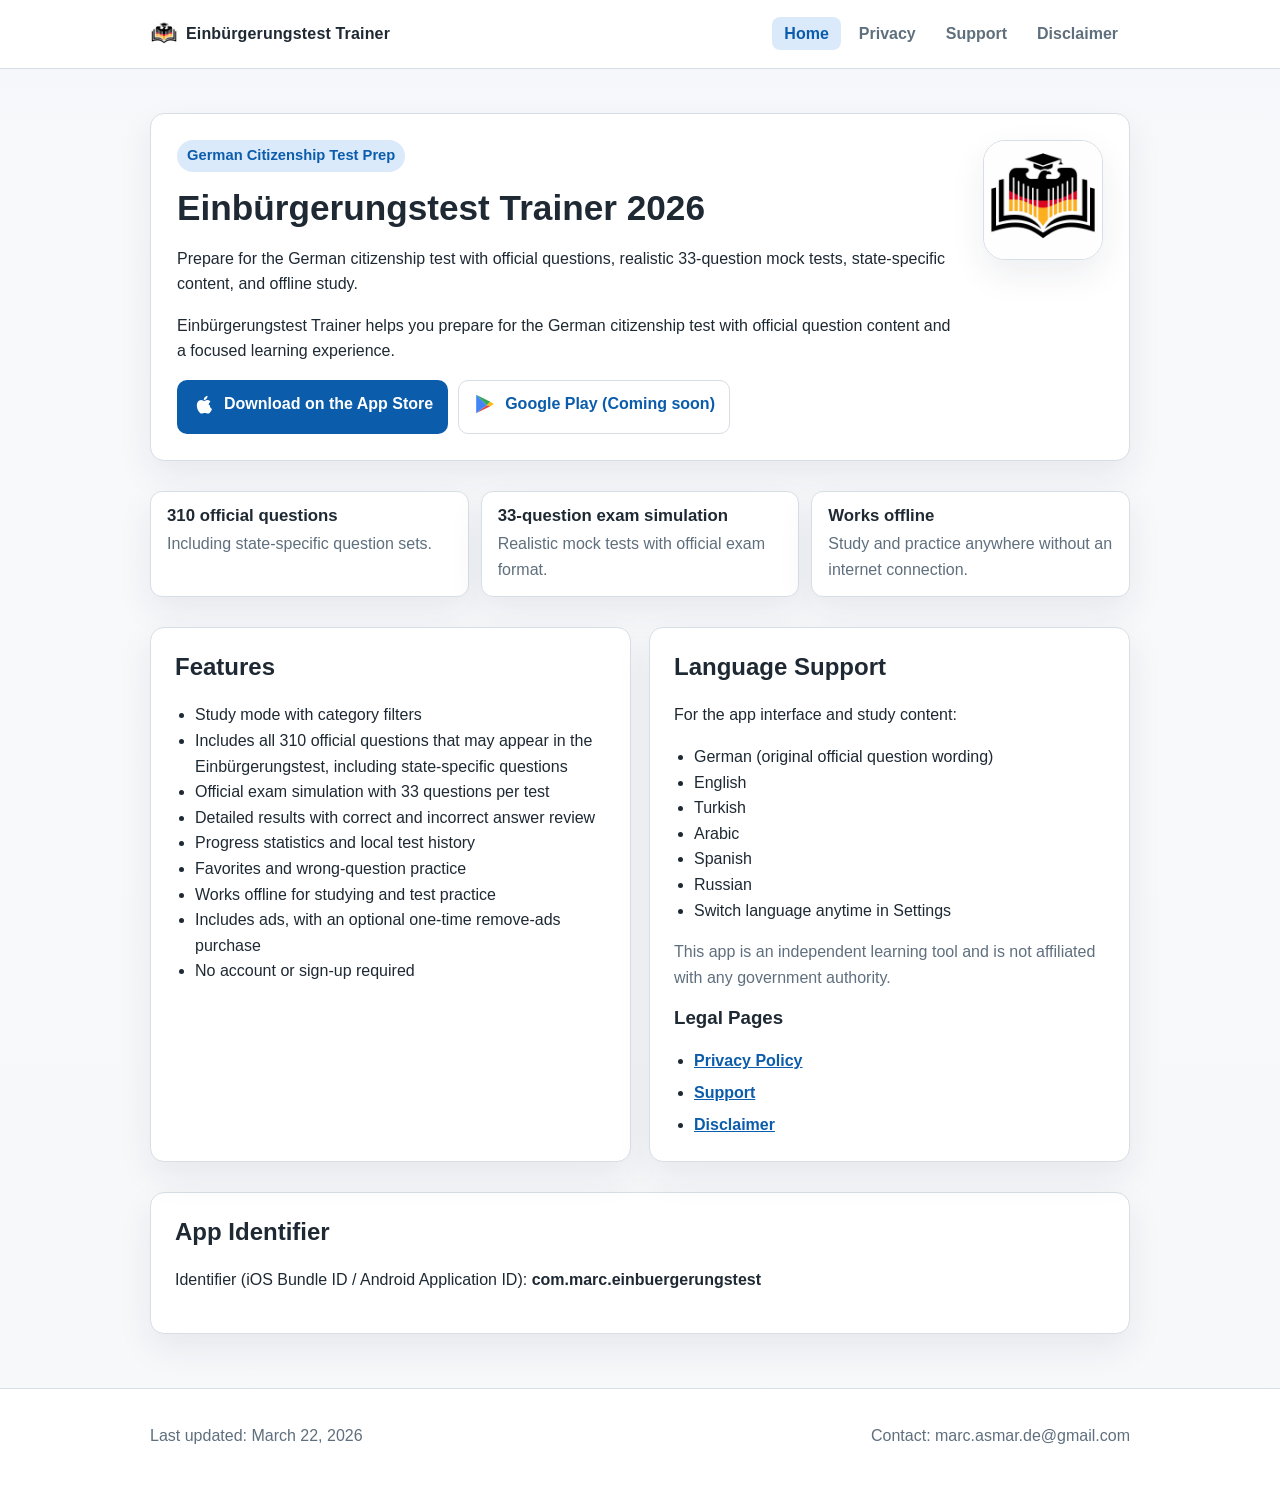
<file: index.html>
<!doctype html>
<html lang="en">
  <head>
    <meta charset="UTF-8" />
    <meta name="viewport" content="width=device-width, initial-scale=1.0" />
    <title>Einbürgerungstest Trainer 2026 | Official Practice App</title>
    <meta
      name="description"
      content="Prepare for the German citizenship test with official questions, realistic mock tests, state-specific content, and offline study."
    />
    <link rel="canonical" href="https://einbuergerungstest.marcelasmar.com/" />
    <link rel="icon" type="image/png" sizes="32x32" href="/assets/app-logo-1024.png" />
    <link rel="apple-touch-icon" href="/assets/app-logo-1024.png" />
    <link rel="stylesheet" href="/styles.css" />
  </head>
  <body>
    <header class="site-header">
      <div class="container nav-wrap">
        <a class="brand" href="/">
          <img
            src="/assets/app-logo-1024.png"
            alt="Einbürgerungstest Trainer logo"
            class="brand-logo"
            width="28"
            height="28"
          />
          <span>Einbürgerungstest Trainer</span>
        </a>
        <nav aria-label="Main navigation">
          <ul class="nav-list">
            <li><a class="active" href="/">Home</a></li>
            <li><a href="/privacy/">Privacy</a></li>
            <li><a href="/support/">Support</a></li>
            <li><a href="/disclaimer/">Disclaimer</a></li>
          </ul>
        </nav>
      </div>
    </header>

    <main class="container">
      <section class="hero">
        <div class="hero-head">
          <div class="hero-copy">
            <p class="eyebrow">German Citizenship Test Prep</p>
            <h1>Einbürgerungstest Trainer 2026</h1>
            <p>
              Prepare for the German citizenship test with official questions,
              realistic 33-question mock tests, state-specific content, and offline
              study.
            </p>
            <p>
              Einbürgerungstest Trainer helps you prepare for the German
              citizenship test with official question content and a focused learning
              experience.
            </p>
            <div class="cta-row">
              <a
                class="button button-primary"
                href="https://apps.apple.com/app/id6760626546"
                target="_blank"
                rel="noopener noreferrer"
              >
                <span class="button-content">
                  <svg
                    class="store-icon"
                    viewBox="0 0 24 24"
                    aria-hidden="true"
                    focusable="false"
                  >
                    <path
                      fill="currentColor"
                      d="M16.7 12.9c0-2 1.7-3 1.8-3.1-1-1.5-2.6-1.7-3.1-1.7-1.3-.1-2.5.8-3.2.8-.7 0-1.8-.8-2.9-.8-1.5 0-2.9.9-3.7 2.2-1.6 2.8-.4 6.9 1.2 9.1.8 1.1 1.7 2.3 2.9 2.2 1.2 0 1.6-.7 3.1-.7s1.9.7 3.1.7c1.3 0 2.1-1.1 2.9-2.2.9-1.3 1.3-2.6 1.3-2.6-.1 0-2.4-.9-2.4-3.9z"
                    />
                    <path
                      fill="currentColor"
                      d="M14.6 6.8c.6-.8 1-1.9.9-3-.9.1-2 .6-2.7 1.4-.6.7-1.1 1.8-1 2.9 1 .1 2-.5 2.8-1.3z"
                    />
                  </svg>
                  <span>Download on the App Store</span>
                </span>
              </a>
              <a
                class="button button-secondary"
                href="https://play.google.com/store/apps/details?id=com.marc.einbuergerungstest"
                target="_blank"
                rel="noopener noreferrer"
              >
                <span class="button-content">
                  <svg
                    class="store-icon"
                    viewBox="0 0 24 24"
                    aria-hidden="true"
                    focusable="false"
                  >
                    <path fill="#34A853" d="M3.2 2.7L13.8 13.3 17.3 9.8z" />
                    <path fill="#FBBC05" d="M17.3 9.8 20.8 12 17.3 14.2 13.8 13.3z" />
                    <path fill="#EA4335" d="M3.2 21.3 13.8 13.3 17.3 14.2z" />
                    <path fill="#4285F4" d="M3.2 2.7 13.8 13.3 3.2 21.3z" />
                  </svg>
                  <span>Google Play (Coming soon)</span>
                </span>
              </a>
            </div>
          </div>
          <img
            src="/assets/app-logo-1024.png"
            alt="Einbürgerungstest Trainer app icon"
            class="hero-logo"
            width="120"
            height="120"
          />
        </div>
      </section>

      <section class="trust-strip" aria-label="Key benefits">
        <article class="trust-item">
          <h2>310 official questions</h2>
          <p>Including state-specific question sets.</p>
        </article>
        <article class="trust-item">
          <h2>33-question exam simulation</h2>
          <p>Realistic mock tests with official exam format.</p>
        </article>
        <article class="trust-item">
          <h2>Works offline</h2>
          <p>Study and practice anywhere without an internet connection.</p>
        </article>
      </section>

      <section class="landing-grid" aria-label="App details">
        <article class="content-panel">
          <h2>Features</h2>
          <ul class="list">
            <li>Study mode with category filters</li>
            <li>
              Includes all 310 official questions that may appear in the
              Einbürgerungstest, including state-specific questions
            </li>
            <li>Official exam simulation with 33 questions per test</li>
            <li>
              Detailed results with correct and incorrect answer review
            </li>
            <li>Progress statistics and local test history</li>
            <li>Favorites and wrong-question practice</li>
            <li>Works offline for studying and test practice</li>
            <li>
              Includes ads, with an optional one-time remove-ads purchase
            </li>
            <li>No account or sign-up required</li>
          </ul>
        </article>

        <article class="content-panel">
          <h2>Language Support</h2>
          <p>For the app interface and study content:</p>
          <ul class="list">
            <li>German (original official question wording)</li>
            <li>English</li>
            <li>Turkish</li>
            <li>Arabic</li>
            <li>Spanish</li>
            <li>Russian</li>
            <li>Switch language anytime in Settings</li>
          </ul>
          <p class="muted legal-note">
            This app is an independent learning tool and is not affiliated with
            any government authority.
          </p>
          <h3>Legal Pages</h3>
          <ul class="doc-list" aria-label="Einbürgerungstest Trainer 2026 legal pages">
            <li><a href="/privacy/">Privacy Policy</a></li>
            <li><a href="/support/">Support</a></li>
            <li><a href="/disclaimer/">Disclaimer</a></li>
          </ul>
        </article>
      </section>

      <section class="content-panel" aria-label="App identifiers">
        <h2>App Identifier</h2>
        <p>
          Identifier (iOS Bundle ID / Android Application ID):
          <strong>com.marc.einbuergerungstest</strong>
        </p>
      </section>
    </main>

    <footer class="site-footer">
      <div class="container footer-wrap">
        <p>Last updated: March 22, 2026</p>
        <p>Contact: marc.asmar.de@gmail.com</p>
      </div>
    </footer>

    <a
      class="mobile-sticky-cta"
      id="mobileStickyCta"
      href="https://apps.apple.com/app/id6760626546"
      target="_blank"
      rel="noopener noreferrer"
    >
      <span class="button-content">
        <svg
          class="store-icon sticky-icon-apple"
          viewBox="0 0 24 24"
          aria-hidden="true"
          focusable="false"
        >
          <path
            fill="currentColor"
            d="M16.7 12.9c0-2 1.7-3 1.8-3.1-1-1.5-2.6-1.7-3.1-1.7-1.3-.1-2.5.8-3.2.8-.7 0-1.8-.8-2.9-.8-1.5 0-2.9.9-3.7 2.2-1.6 2.8-.4 6.9 1.2 9.1.8 1.1 1.7 2.3 2.9 2.2 1.2 0 1.6-.7 3.1-.7s1.9.7 3.1.7c1.3 0 2.1-1.1 2.9-2.2.9-1.3 1.3-2.6 1.3-2.6-.1 0-2.4-.9-2.4-3.9z"
          />
          <path
            fill="currentColor"
            d="M14.6 6.8c.6-.8 1-1.9.9-3-.9.1-2 .6-2.7 1.4-.6.7-1.1 1.8-1 2.9 1 .1 2-.5 2.8-1.3z"
          />
        </svg>
        <svg
          class="store-icon sticky-icon-play icon-hidden"
          viewBox="0 0 24 24"
          aria-hidden="true"
          focusable="false"
        >
          <path fill="#34A853" d="M3.2 2.7L13.8 13.3 17.3 9.8z" />
          <path fill="#FBBC05" d="M17.3 9.8 20.8 12 17.3 14.2 13.8 13.3z" />
          <path fill="#EA4335" d="M3.2 21.3 13.8 13.3 17.3 14.2z" />
          <path fill="#4285F4" d="M3.2 2.7 13.8 13.3 3.2 21.3z" />
        </svg>
        <span id="mobileStickyLabel">Download on the App Store</span>
      </span>
    </a>

    <script>
      (function () {
        var cta = document.getElementById("mobileStickyCta");
        if (!cta) return;

        var label = document.getElementById("mobileStickyLabel");
        var appleIcon = cta.querySelector(".sticky-icon-apple");
        var playIcon = cta.querySelector(".sticky-icon-play");
        var ua = navigator.userAgent || navigator.vendor || "";
        var isAndroid = /android/i.test(ua);
        var isIOS =
          /iPad|iPhone|iPod/.test(ua) ||
          (navigator.platform === "MacIntel" && navigator.maxTouchPoints > 1);

        if (isAndroid) {
          cta.href =
            "https://play.google.com/store/apps/details?id=com.marc.einbuergerungstest";
          label.textContent = "Get it on Google Play";
          appleIcon.classList.add("icon-hidden");
          playIcon.classList.remove("icon-hidden");
          return;
        }

        if (isIOS) {
          cta.href = "https://apps.apple.com/app/id6760626546";
          label.textContent = "Download on the App Store";
          playIcon.classList.add("icon-hidden");
          appleIcon.classList.remove("icon-hidden");
          return;
        }

        cta.classList.add("cta-hidden");
      })();
    </script>
  </body>
</html>
</file>
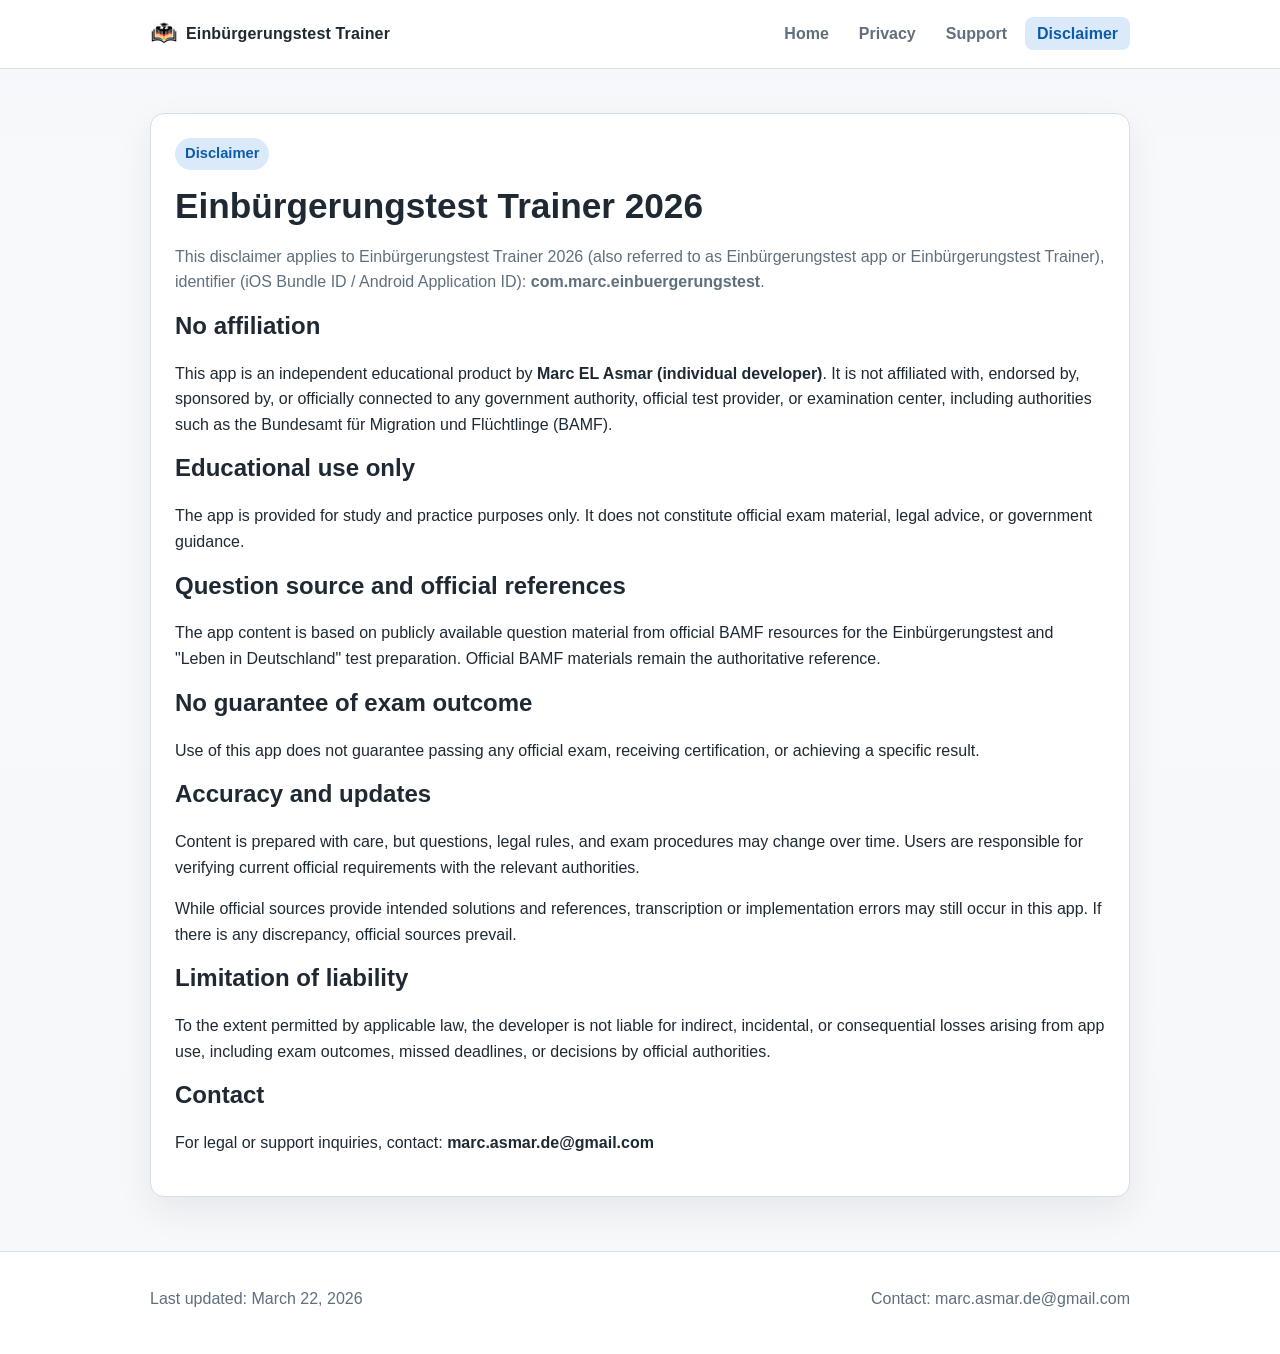
<file: disclaimer/index.html>
<!doctype html>
<html lang="en">
  <head>
    <meta charset="UTF-8" />
    <meta name="viewport" content="width=device-width, initial-scale=1.0" />
    <title>Einbürgerungstest Trainer 2026 Disclaimer</title>
    <meta
      name="description"
      content="Disclaimer and terms for Einbürgerungstest Trainer 2026."
    />
    <link rel="canonical" href="https://einbuergerungstest.marcelasmar.com/disclaimer/" />
    <link rel="icon" type="image/png" sizes="32x32" href="/assets/app-logo-1024.png" />
    <link rel="apple-touch-icon" href="/assets/app-logo-1024.png" />
    <link rel="stylesheet" href="/styles.css" />
  </head>
  <body>
    <header class="site-header">
      <div class="container nav-wrap">
        <a class="brand" href="/">
          <img
            src="/assets/app-logo-1024.png"
            alt="Einbürgerungstest Trainer logo"
            class="brand-logo"
            width="28"
            height="28"
          />
          <span>Einbürgerungstest Trainer</span>
        </a>
        <nav aria-label="Main navigation">
          <ul class="nav-list">
            <li><a href="/">Home</a></li>
            <li><a href="/privacy/">Privacy</a></li>
            <li><a href="/support/">Support</a></li>
            <li><a class="active" href="/disclaimer/">Disclaimer</a></li>
          </ul>
        </nav>
      </div>
    </header>

    <main class="container">
      <section class="content-panel">
        <p class="eyebrow">Disclaimer</p>
        <h1>Einbürgerungstest Trainer 2026</h1>
        <p class="muted">
          This disclaimer applies to Einbürgerungstest Trainer 2026 (also
          referred to as Einbürgerungstest app or Einbürgerungstest Trainer),
          identifier (iOS Bundle ID / Android Application ID):
          <strong>com.marc.einbuergerungstest</strong>.
        </p>

        <h2>No affiliation</h2>
        <p>
          This app is an independent educational product by
          <strong>Marc EL Asmar (individual developer)</strong>. It is not
          affiliated with, endorsed by, sponsored by, or officially connected
          to any government authority, official test provider, or examination
          center, including authorities such as the Bundesamt für Migration und
          Flüchtlinge (BAMF).
        </p>

        <h2>Educational use only</h2>
        <p>
          The app is provided for study and practice purposes only. It does not
          constitute official exam material, legal advice, or government
          guidance.
        </p>

        <h2>Question source and official references</h2>
        <p>
          The app content is based on publicly available question material from
          official BAMF resources for the Einbürgerungstest and "Leben in
          Deutschland" test preparation. Official BAMF materials remain the
          authoritative reference.
        </p>

        <h2>No guarantee of exam outcome</h2>
        <p>
          Use of this app does not guarantee passing any official exam,
          receiving certification, or achieving a specific result.
        </p>

        <h2>Accuracy and updates</h2>
        <p>
          Content is prepared with care, but questions, legal rules, and exam
          procedures may change over time. Users are responsible for verifying
          current official requirements with the relevant authorities.
        </p>
        <p>
          While official sources provide intended solutions and references,
          transcription or implementation errors may still occur in this app. If
          there is any discrepancy, official sources prevail.
        </p>

        <h2>Limitation of liability</h2>
        <p>
          To the extent permitted by applicable law, the developer is not
          liable for indirect, incidental, or consequential losses arising from
          app use, including exam outcomes, missed deadlines, or decisions by
          official authorities.
        </p>

        <h2>Contact</h2>
        <p>
          For legal or support inquiries, contact:
          <strong>marc.asmar.de@gmail.com</strong>
        </p>
      </section>
    </main>

    <footer class="site-footer">
      <div class="container footer-wrap">
        <p>Last updated: March 22, 2026</p>
        <p>Contact: marc.asmar.de@gmail.com</p>
      </div>
    </footer>
  </body>
</html>
</file>
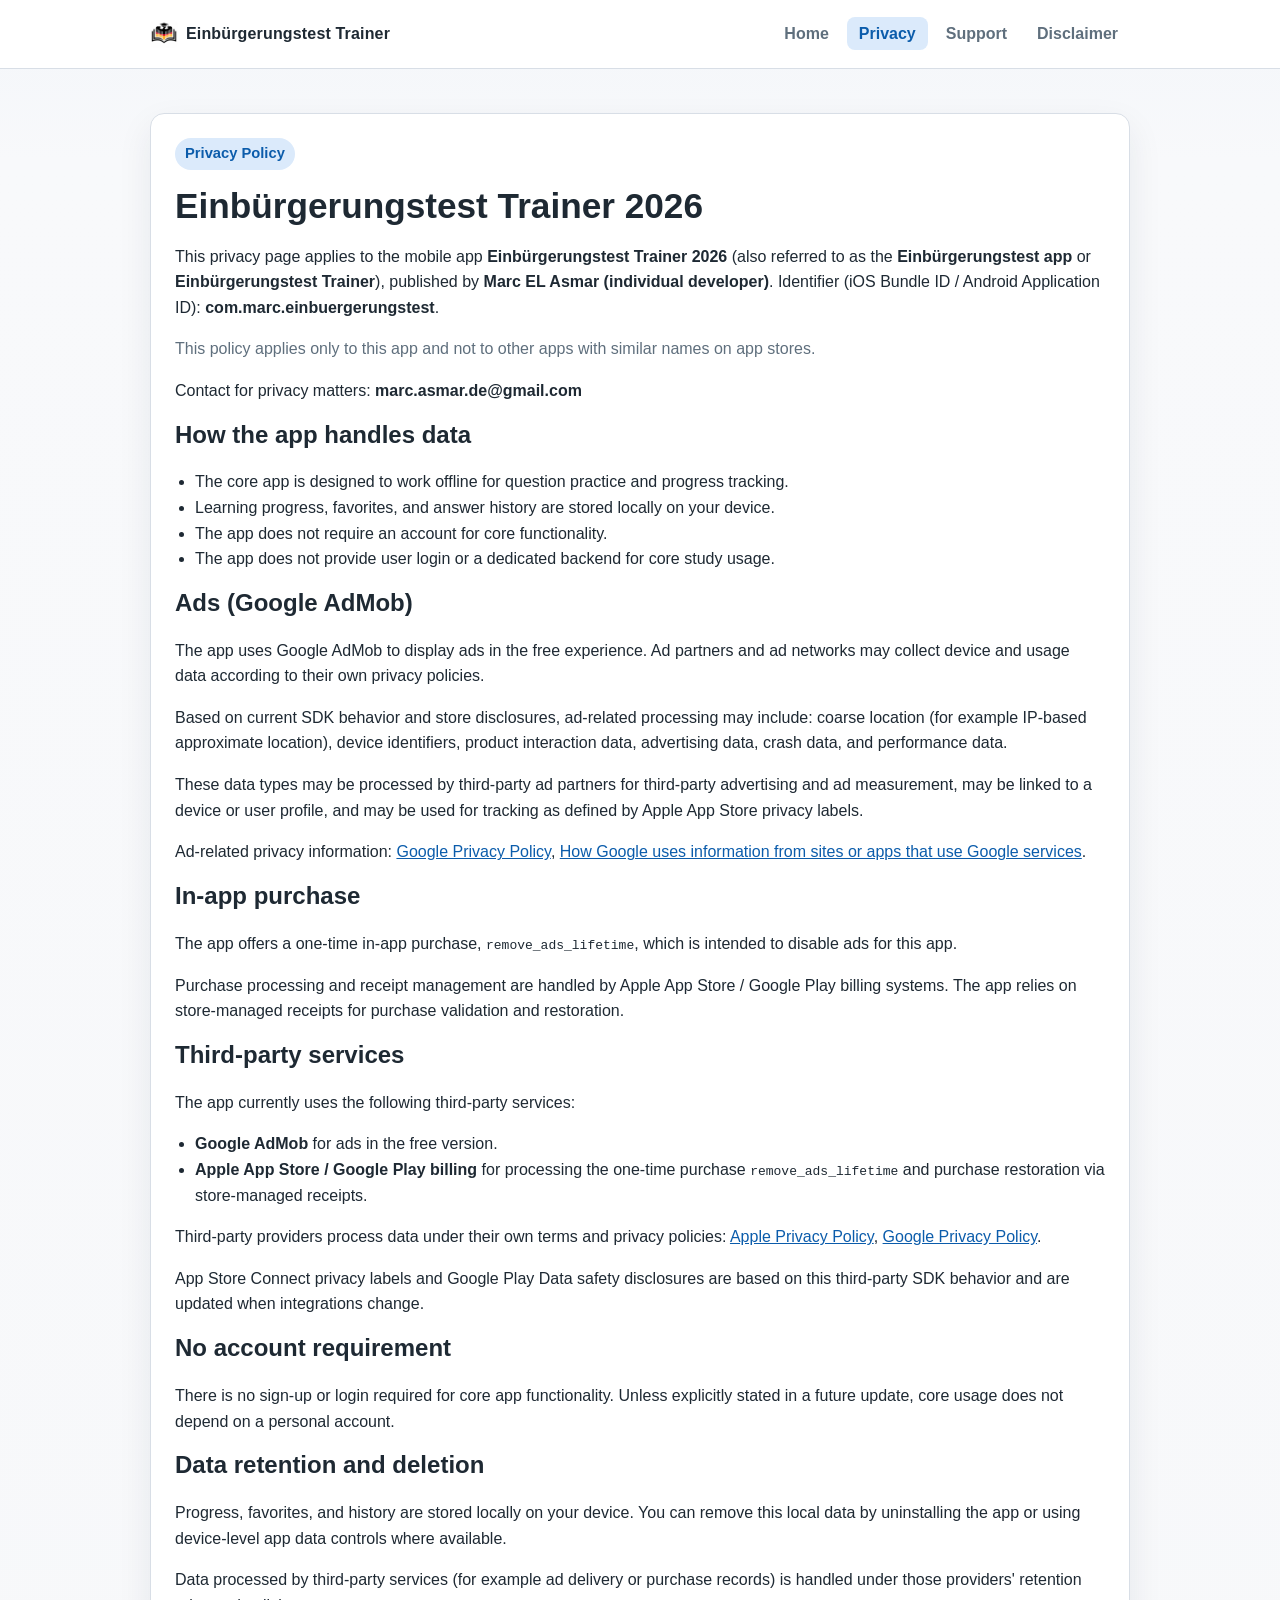
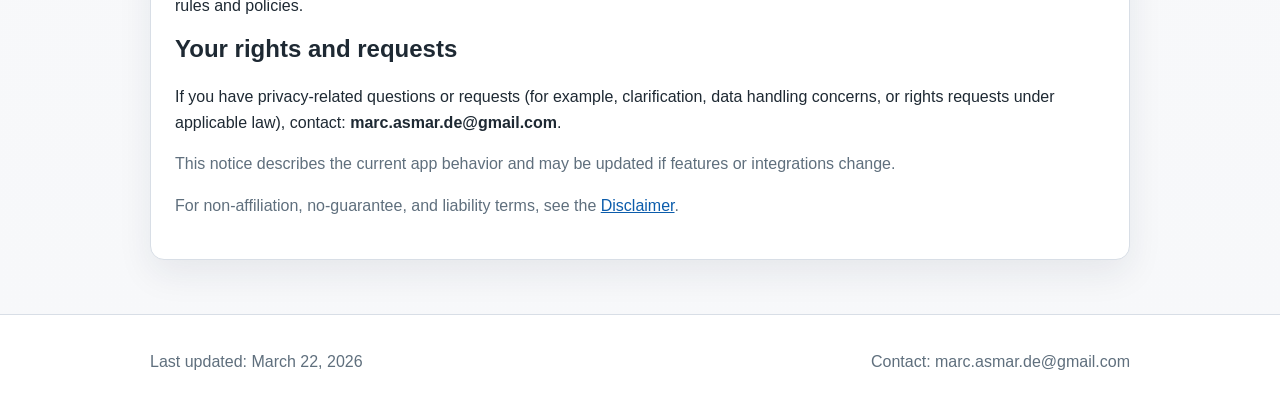
<file: privacy/index.html>
<!doctype html>
<html lang="en">
  <head>
    <meta charset="UTF-8" />
    <meta name="viewport" content="width=device-width, initial-scale=1.0" />
    <title>Einbürgerungstest Trainer 2026 Privacy Policy</title>
    <meta
      name="description"
      content="Privacy information for Einbürgerungstest Trainer 2026."
    />
    <link rel="canonical" href="https://einbuergerungstest.marcelasmar.com/privacy/" />
    <link rel="icon" type="image/png" sizes="32x32" href="/assets/app-logo-1024.png" />
    <link rel="apple-touch-icon" href="/assets/app-logo-1024.png" />
    <link rel="stylesheet" href="/styles.css" />
  </head>
  <body>
    <header class="site-header">
      <div class="container nav-wrap">
        <a class="brand" href="/">
          <img
            src="/assets/app-logo-1024.png"
            alt="Einbürgerungstest Trainer logo"
            class="brand-logo"
            width="28"
            height="28"
          />
          <span>Einbürgerungstest Trainer</span>
        </a>
        <nav aria-label="Main navigation">
          <ul class="nav-list">
            <li><a href="/">Home</a></li>
            <li><a class="active" href="/privacy/">Privacy</a></li>
            <li><a href="/support/">Support</a></li>
            <li><a href="/disclaimer/">Disclaimer</a></li>
          </ul>
        </nav>
      </div>
    </header>

    <main class="container">
      <section class="content-panel">
        <p class="eyebrow">Privacy Policy</p>
        <h1>Einbürgerungstest Trainer 2026</h1>
        <p>
          This privacy page applies to the mobile app
          <strong>Einbürgerungstest Trainer 2026</strong> (also referred to as
          the <strong>Einbürgerungstest app</strong> or
          <strong>Einbürgerungstest Trainer</strong>), published by
          <strong>Marc EL Asmar (individual developer)</strong>. Identifier
          (iOS Bundle ID / Android Application ID):
          <strong>com.marc.einbuergerungstest</strong>.
        </p>
        <p class="muted">
          This policy applies only to this app and not to other apps with
          similar names on app stores.
        </p>
        <p>
          Contact for privacy matters: <strong>marc.asmar.de@gmail.com</strong>
        </p>

        <h2>How the app handles data</h2>
        <ul class="list">
          <li>
            The core app is designed to work offline for question practice and
            progress tracking.
          </li>
          <li>
            Learning progress, favorites, and answer history are stored locally
            on your device.
          </li>
          <li>
            The app does not require an account for core functionality.
          </li>
          <li>
            The app does not provide user login or a dedicated backend for core
            study usage.
          </li>
        </ul>

        <h2>Ads (Google AdMob)</h2>
        <p>
          The app uses Google AdMob to display ads in the free experience. Ad
          partners and ad networks may collect device and usage data according
          to their own privacy policies.
        </p>
        <p>
          Based on current SDK behavior and store disclosures, ad-related
          processing may include: coarse location (for example IP-based
          approximate location), device identifiers, product interaction data,
          advertising data, crash data, and performance data.
        </p>
        <p>
          These data types may be processed by third-party ad partners for
          third-party advertising and ad measurement, may be linked to a device
          or user profile, and may be used for tracking as defined by Apple App
          Store privacy labels.
        </p>
        <p>
          Ad-related privacy information:
          <a href="https://policies.google.com/privacy">Google Privacy Policy</a>,
          <a href="https://policies.google.com/technologies/partner-sites"
            >How Google uses information from sites or apps that use Google services</a
          >.
        </p>

        <h2>In-app purchase</h2>
        <p>
          The app offers a one-time in-app purchase,
          <code>remove_ads_lifetime</code>, which is intended to disable ads for
          this app.
        </p>
        <p>
          Purchase processing and receipt management are handled by Apple App
          Store / Google Play billing systems. The app relies on store-managed
          receipts for purchase validation and restoration.
        </p>

        <h2>Third-party services</h2>
        <p>The app currently uses the following third-party services:</p>
        <ul class="list">
          <li>
            <strong>Google AdMob</strong> for ads in the free version.
          </li>
          <li>
            <strong>Apple App Store / Google Play billing</strong> for
            processing the one-time purchase <code>remove_ads_lifetime</code>
            and purchase restoration via store-managed receipts.
          </li>
        </ul>
        <p>
          Third-party providers process data under their own terms and privacy
          policies:
          <a href="https://www.apple.com/legal/privacy/en-ww/">Apple Privacy Policy</a>,
          <a href="https://policies.google.com/privacy">Google Privacy Policy</a>.
        </p>
        <p>
          App Store Connect privacy labels and Google Play Data safety
          disclosures are based on this third-party SDK behavior and are updated
          when integrations change.
        </p>

        <h2>No account requirement</h2>
        <p>
          There is no sign-up or login required for core app functionality.
          Unless explicitly stated in a future update, core usage does not
          depend on a personal account.
        </p>

        <h2>Data retention and deletion</h2>
        <p>
          Progress, favorites, and history are stored locally on your device.
          You can remove this local data by uninstalling the app or using
          device-level app data controls where available.
        </p>
        <p>
          Data processed by third-party services (for example ad delivery or
          purchase records) is handled under those providers' retention rules
          and policies.
        </p>

        <h2>Your rights and requests</h2>
        <p>
          If you have privacy-related questions or requests (for example,
          clarification, data handling concerns, or rights requests under
          applicable law), contact:
          <strong>marc.asmar.de@gmail.com</strong>.
        </p>

        <p class="muted">
          This notice describes the current app behavior and may be updated if
          features or integrations change.
        </p>
        <p class="muted">
          For non-affiliation, no-guarantee, and liability terms, see the
          <a href="/disclaimer/">Disclaimer</a>.
        </p>
      </section>
    </main>

    <footer class="site-footer">
      <div class="container footer-wrap">
        <p>Last updated: March 22, 2026</p>
        <p>Contact: marc.asmar.de@gmail.com</p>
      </div>
    </footer>
  </body>
</html>
</file>
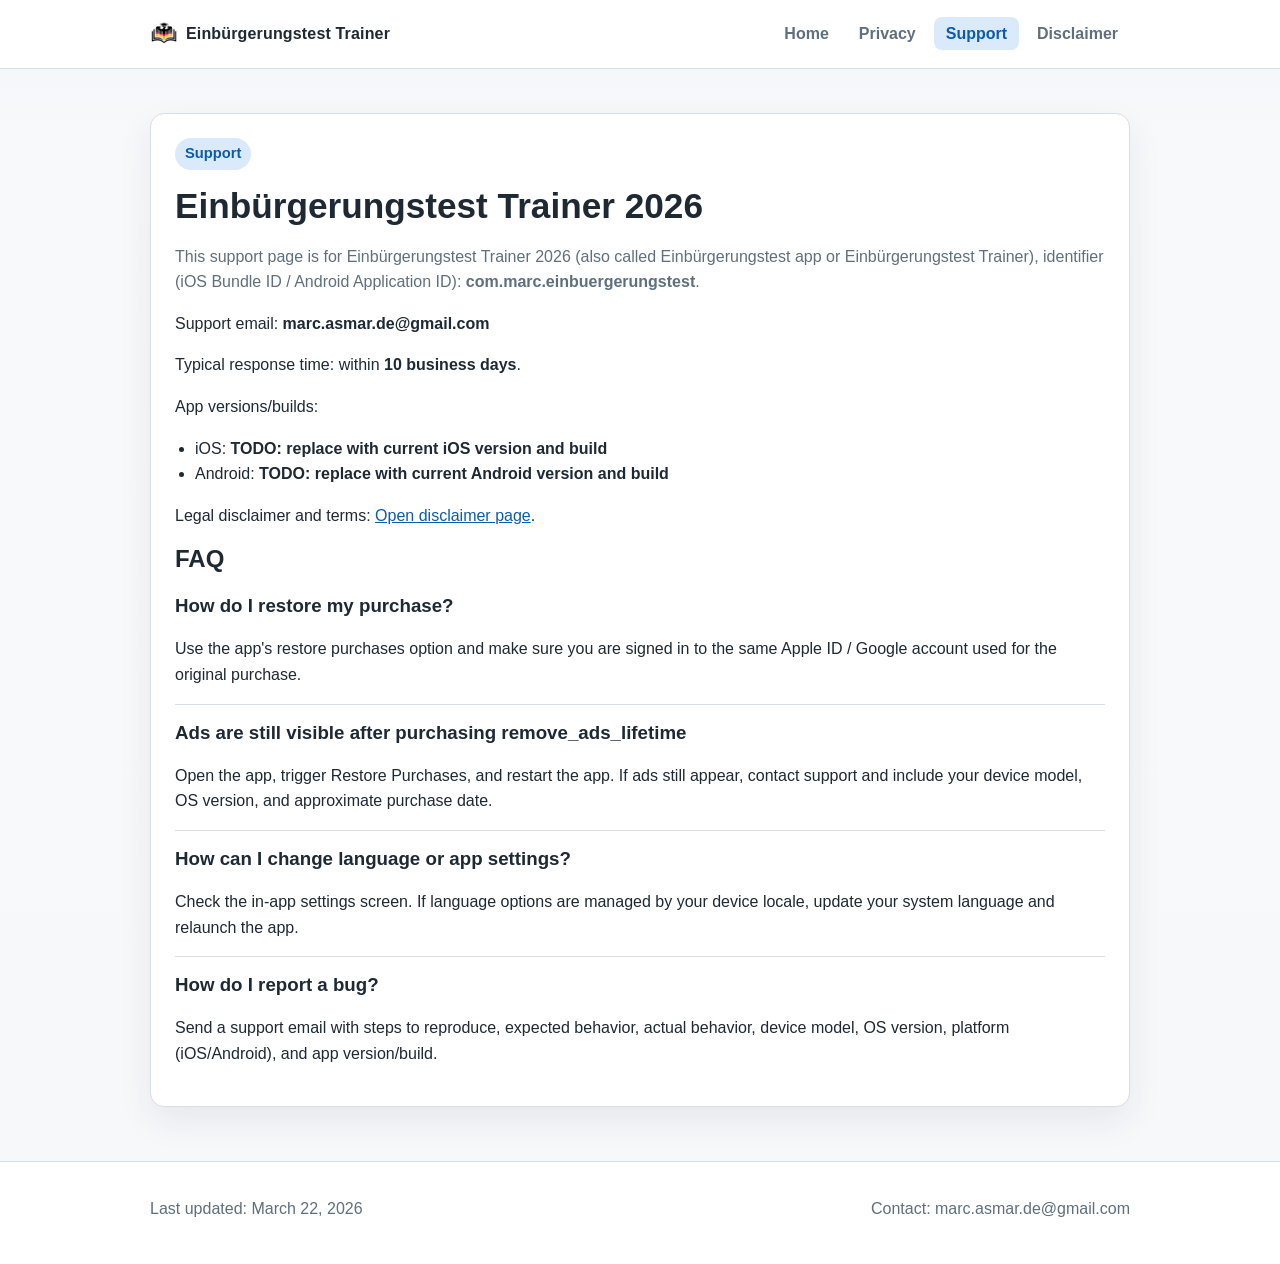
<file: support/index.html>
<!doctype html>
<html lang="en">
  <head>
    <meta charset="UTF-8" />
    <meta name="viewport" content="width=device-width, initial-scale=1.0" />
    <title>Einbürgerungstest Trainer 2026 Support</title>
    <meta
      name="description"
      content="Support and FAQ for Einbürgerungstest Trainer 2026."
    />
    <link rel="canonical" href="https://einbuergerungstest.marcelasmar.com/support/" />
    <link rel="icon" type="image/png" sizes="32x32" href="/assets/app-logo-1024.png" />
    <link rel="apple-touch-icon" href="/assets/app-logo-1024.png" />
    <link rel="stylesheet" href="/styles.css" />
  </head>
  <body>
    <header class="site-header">
      <div class="container nav-wrap">
        <a class="brand" href="/">
          <img
            src="/assets/app-logo-1024.png"
            alt="Einbürgerungstest Trainer logo"
            class="brand-logo"
            width="28"
            height="28"
          />
          <span>Einbürgerungstest Trainer</span>
        </a>
        <nav aria-label="Main navigation">
          <ul class="nav-list">
            <li><a href="/">Home</a></li>
            <li><a href="/privacy/">Privacy</a></li>
            <li><a class="active" href="/support/">Support</a></li>
            <li><a href="/disclaimer/">Disclaimer</a></li>
          </ul>
        </nav>
      </div>
    </header>

    <main class="container">
      <section class="content-panel">
        <p class="eyebrow">Support</p>
        <h1>Einbürgerungstest Trainer 2026</h1>
        <p class="muted">
          This support page is for Einbürgerungstest Trainer 2026 (also called
          Einbürgerungstest app or Einbürgerungstest Trainer), identifier (iOS
          Bundle ID / Android Application ID):
          <strong>com.marc.einbuergerungstest</strong>.
        </p>
        <p>
          Support email: <strong>marc.asmar.de@gmail.com</strong>
        </p>
        <p>
          Typical response time: within <strong>10 business days</strong>.
        </p>
        <p>App versions/builds:</p>
        <ul class="list">
          <li>
            iOS: <strong>TODO: replace with current iOS version and build</strong>
          </li>
          <li>
            Android:
            <strong>TODO: replace with current Android version and build</strong>
          </li>
        </ul>
        <p>
          Legal disclaimer and terms:
          <a href="/disclaimer/">Open disclaimer page</a>.
        </p>

        <h2>FAQ</h2>

        <article class="faq-item">
          <h3>How do I restore my purchase?</h3>
          <p>
            Use the app's restore purchases option and make sure you are signed
            in to the same Apple ID / Google account used for the original
            purchase.
          </p>
        </article>

        <article class="faq-item">
          <h3>Ads are still visible after purchasing remove_ads_lifetime</h3>
          <p>
            Open the app, trigger Restore Purchases, and restart the app. If ads
            still appear, contact support and include your device model, OS
            version, and approximate purchase date.
          </p>
        </article>

        <article class="faq-item">
          <h3>How can I change language or app settings?</h3>
          <p>
            Check the in-app settings screen. If language options are managed by
            your device locale, update your system language and relaunch the
            app.
          </p>
        </article>

        <article class="faq-item">
          <h3>How do I report a bug?</h3>
          <p>
            Send a support email with steps to reproduce, expected behavior,
            actual behavior, device model, OS version, platform (iOS/Android),
            and app version/build.
          </p>
        </article>
      </section>
    </main>

    <footer class="site-footer">
      <div class="container footer-wrap">
        <p>Last updated: March 22, 2026</p>
        <p>Contact: marc.asmar.de@gmail.com</p>
      </div>
    </footer>
  </body>
</html>
</file>
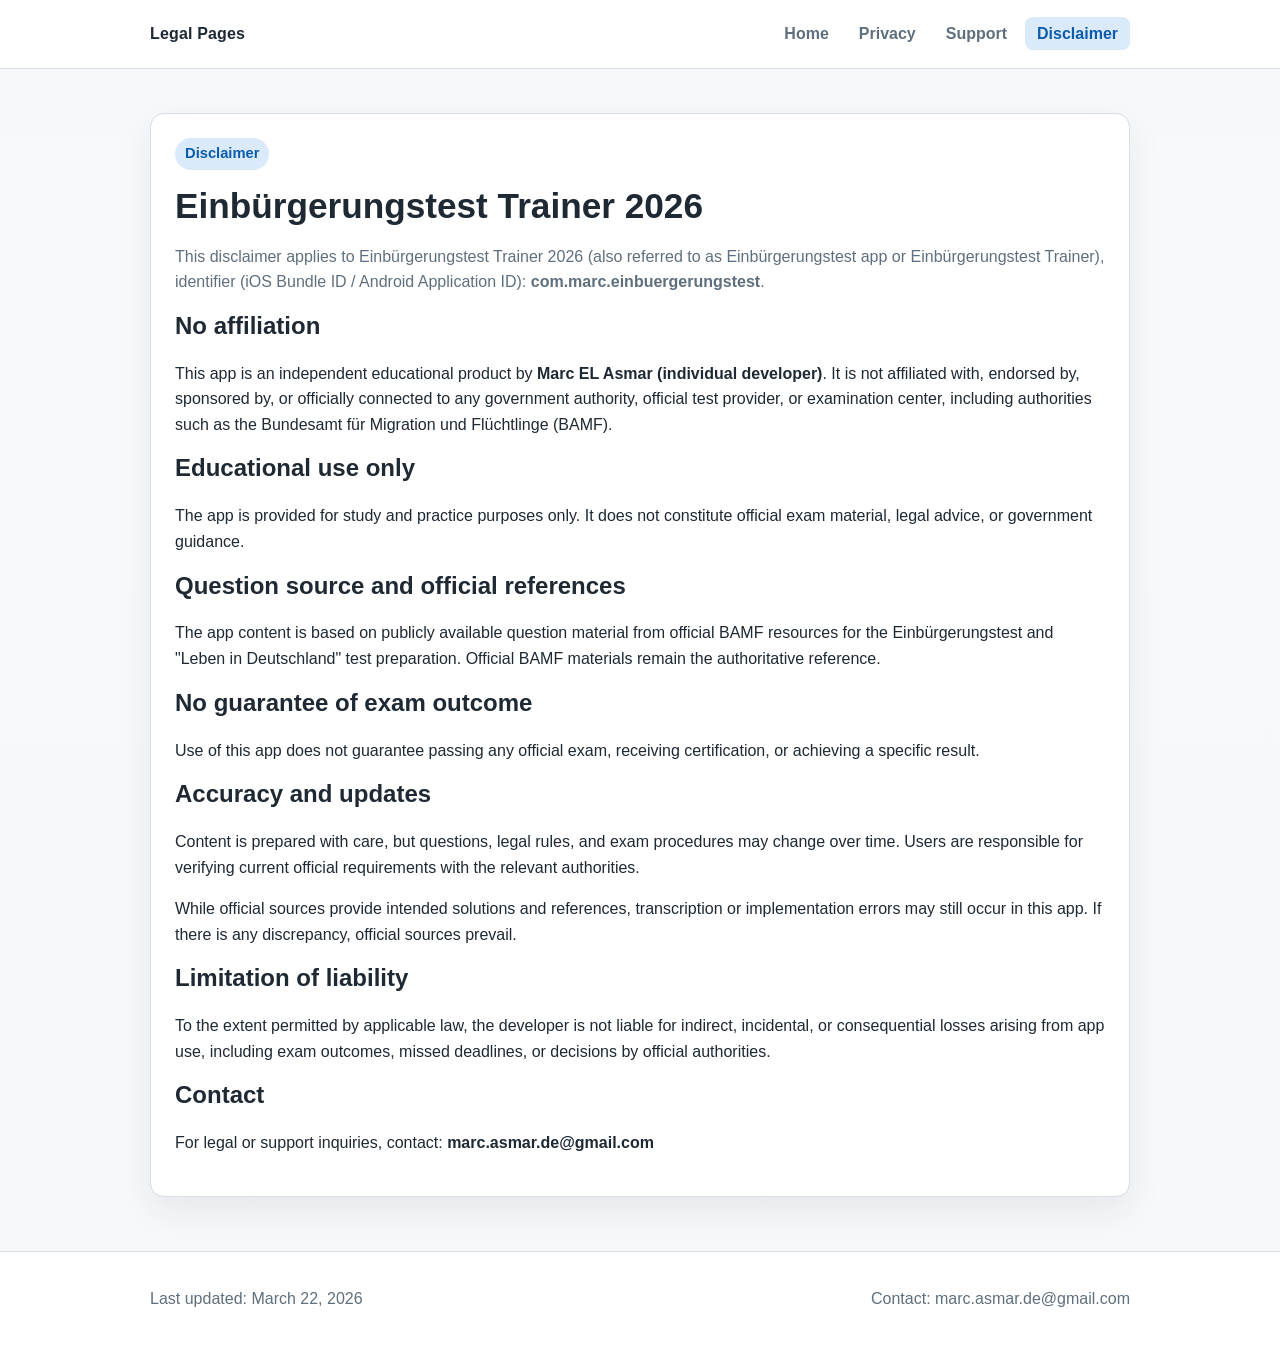
<file: einbuergerungstest/disclaimer/index.html>
<!doctype html>
<html lang="en">
  <head>
    <meta charset="UTF-8" />
    <meta name="viewport" content="width=device-width, initial-scale=1.0" />
    <title>Einbürgerungstest Trainer 2026 Disclaimer</title>
    <meta
      name="description"
      content="Disclaimer and terms for Einbürgerungstest Trainer 2026."
    />
    <link rel="stylesheet" href="/styles.css" />
  </head>
  <body>
    <header class="site-header">
      <div class="container nav-wrap">
        <a class="brand" href="/index.html">Legal Pages</a>
        <nav aria-label="Main navigation">
          <ul class="nav-list">
            <li><a href="/index.html">Home</a></li>
            <li><a href="/einbuergerungstest/privacy/">Privacy</a></li>
            <li><a href="/einbuergerungstest/support/">Support</a></li>
            <li><a class="active" href="/einbuergerungstest/disclaimer/">Disclaimer</a></li>
          </ul>
        </nav>
      </div>
    </header>

    <main class="container">
      <section class="content-panel">
        <p class="eyebrow">Disclaimer</p>
        <h1>Einbürgerungstest Trainer 2026</h1>
        <p class="muted">
          This disclaimer applies to Einbürgerungstest Trainer 2026 (also
          referred to as Einbürgerungstest app or Einbürgerungstest Trainer),
          identifier (iOS Bundle ID / Android Application ID):
          <strong>com.marc.einbuergerungstest</strong>.
        </p>

        <h2>No affiliation</h2>
        <p>
          This app is an independent educational product by
          <strong>Marc EL Asmar (individual developer)</strong>. It is not
          affiliated with, endorsed by, sponsored by, or officially connected
          to any government authority, official test provider, or examination
          center, including authorities such as the Bundesamt für Migration und
          Flüchtlinge (BAMF).
        </p>

        <h2>Educational use only</h2>
        <p>
          The app is provided for study and practice purposes only. It does not
          constitute official exam material, legal advice, or government
          guidance.
        </p>

        <h2>Question source and official references</h2>
        <p>
          The app content is based on publicly available question material from
          official BAMF resources for the Einbürgerungstest and "Leben in
          Deutschland" test preparation. Official BAMF materials remain the
          authoritative reference.
        </p>

        <h2>No guarantee of exam outcome</h2>
        <p>
          Use of this app does not guarantee passing any official exam,
          receiving certification, or achieving a specific result.
        </p>

        <h2>Accuracy and updates</h2>
        <p>
          Content is prepared with care, but questions, legal rules, and exam
          procedures may change over time. Users are responsible for verifying
          current official requirements with the relevant authorities.
        </p>
        <p>
          While official sources provide intended solutions and references,
          transcription or implementation errors may still occur in this app. If
          there is any discrepancy, official sources prevail.
        </p>

        <h2>Limitation of liability</h2>
        <p>
          To the extent permitted by applicable law, the developer is not
          liable for indirect, incidental, or consequential losses arising from
          app use, including exam outcomes, missed deadlines, or decisions by
          official authorities.
        </p>

        <h2>Contact</h2>
        <p>
          For legal or support inquiries, contact:
          <strong>marc.asmar.de@gmail.com</strong>
        </p>
      </section>
    </main>

    <footer class="site-footer">
      <div class="container footer-wrap">
        <p>Last updated: March 22, 2026</p>
        <p>Contact: marc.asmar.de@gmail.com</p>
      </div>
    </footer>
  </body>
</html>
</file>
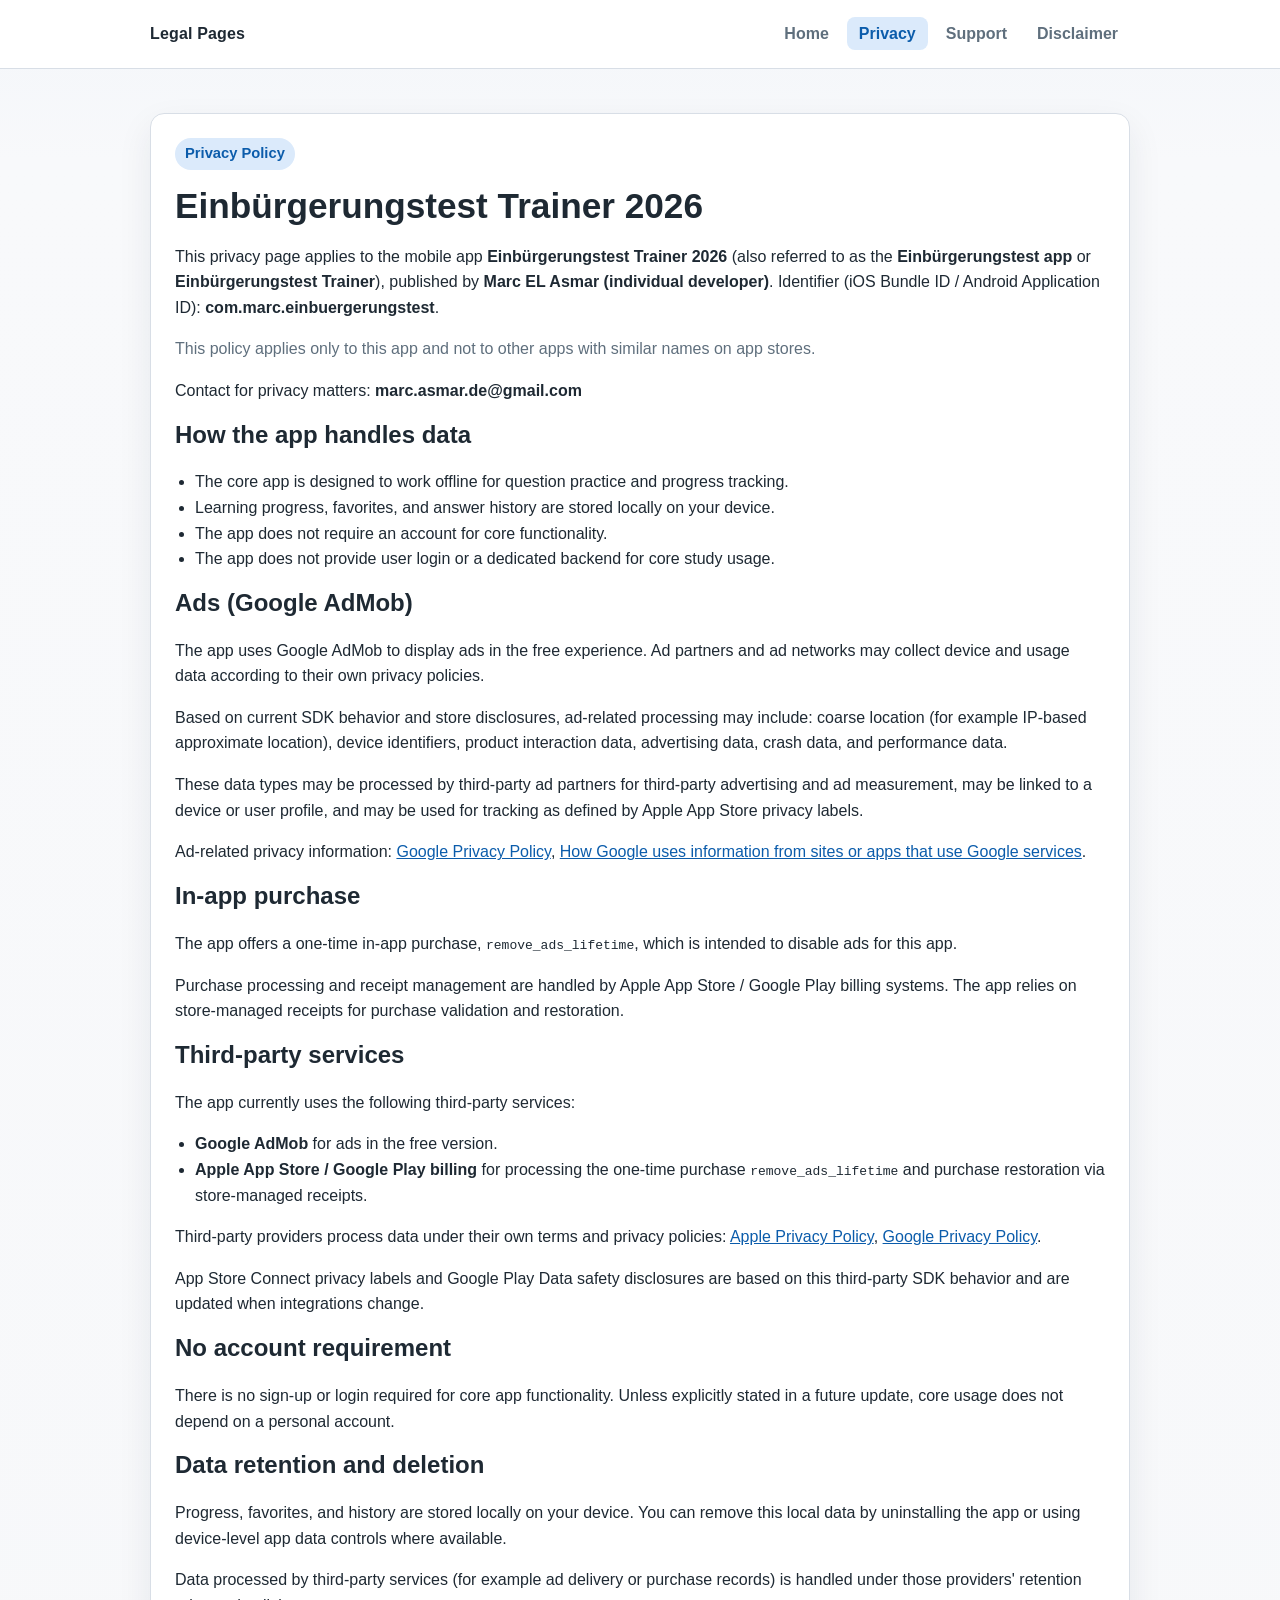
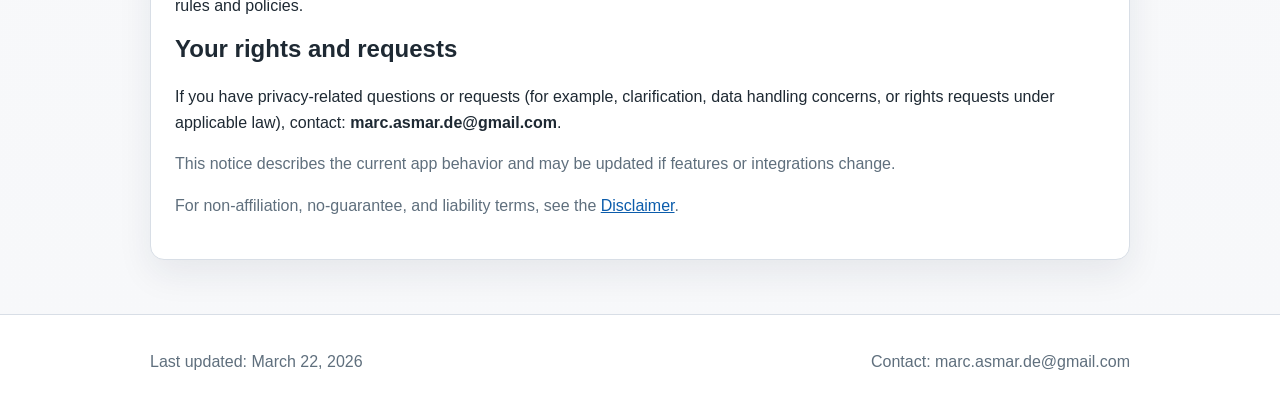
<file: einbuergerungstest/privacy/index.html>
<!doctype html>
<html lang="en">
  <head>
    <meta charset="UTF-8" />
    <meta name="viewport" content="width=device-width, initial-scale=1.0" />
    <title>Einbürgerungstest Trainer 2026 Privacy Policy</title>
    <meta
      name="description"
      content="Privacy information for Einbürgerungstest Trainer 2026."
    />
    <link rel="stylesheet" href="/styles.css" />
  </head>
  <body>
    <header class="site-header">
      <div class="container nav-wrap">
        <a class="brand" href="/index.html">Legal Pages</a>
        <nav aria-label="Main navigation">
          <ul class="nav-list">
            <li><a href="/index.html">Home</a></li>
            <li><a class="active" href="/einbuergerungstest/privacy/">Privacy</a></li>
            <li><a href="/einbuergerungstest/support/">Support</a></li>
            <li><a href="/einbuergerungstest/disclaimer/">Disclaimer</a></li>
          </ul>
        </nav>
      </div>
    </header>

    <main class="container">
      <section class="content-panel">
        <p class="eyebrow">Privacy Policy</p>
        <h1>Einbürgerungstest Trainer 2026</h1>
        <p>
          This privacy page applies to the mobile app
          <strong>Einbürgerungstest Trainer 2026</strong> (also referred to as
          the <strong>Einbürgerungstest app</strong> or
          <strong>Einbürgerungstest Trainer</strong>), published by
          <strong>Marc EL Asmar (individual developer)</strong>. Identifier
          (iOS Bundle ID / Android Application ID):
          <strong>com.marc.einbuergerungstest</strong>.
        </p>
        <p class="muted">
          This policy applies only to this app and not to other apps with
          similar names on app stores.
        </p>
        <p>
          Contact for privacy matters: <strong>marc.asmar.de@gmail.com</strong>
        </p>

        <h2>How the app handles data</h2>
        <ul class="list">
          <li>
            The core app is designed to work offline for question practice and
            progress tracking.
          </li>
          <li>
            Learning progress, favorites, and answer history are stored locally
            on your device.
          </li>
          <li>
            The app does not require an account for core functionality.
          </li>
          <li>
            The app does not provide user login or a dedicated backend for core
            study usage.
          </li>
        </ul>

        <h2>Ads (Google AdMob)</h2>
        <p>
          The app uses Google AdMob to display ads in the free experience. Ad
          partners and ad networks may collect device and usage data according
          to their own privacy policies.
        </p>
        <p>
          Based on current SDK behavior and store disclosures, ad-related
          processing may include: coarse location (for example IP-based
          approximate location), device identifiers, product interaction data,
          advertising data, crash data, and performance data.
        </p>
        <p>
          These data types may be processed by third-party ad partners for
          third-party advertising and ad measurement, may be linked to a device
          or user profile, and may be used for tracking as defined by Apple App
          Store privacy labels.
        </p>
        <p>
          Ad-related privacy information:
          <a href="https://policies.google.com/privacy">Google Privacy Policy</a>,
          <a href="https://policies.google.com/technologies/partner-sites"
            >How Google uses information from sites or apps that use Google services</a
          >.
        </p>

        <h2>In-app purchase</h2>
        <p>
          The app offers a one-time in-app purchase,
          <code>remove_ads_lifetime</code>, which is intended to disable ads for
          this app.
        </p>
        <p>
          Purchase processing and receipt management are handled by Apple App
          Store / Google Play billing systems. The app relies on store-managed
          receipts for purchase validation and restoration.
        </p>

        <h2>Third-party services</h2>
        <p>The app currently uses the following third-party services:</p>
        <ul class="list">
          <li>
            <strong>Google AdMob</strong> for ads in the free version.
          </li>
          <li>
            <strong>Apple App Store / Google Play billing</strong> for
            processing the one-time purchase <code>remove_ads_lifetime</code>
            and purchase restoration via store-managed receipts.
          </li>
        </ul>
        <p>
          Third-party providers process data under their own terms and privacy
          policies:
          <a href="https://www.apple.com/legal/privacy/en-ww/">Apple Privacy Policy</a>,
          <a href="https://policies.google.com/privacy">Google Privacy Policy</a>.
        </p>
        <p>
          App Store Connect privacy labels and Google Play Data safety
          disclosures are based on this third-party SDK behavior and are updated
          when integrations change.
        </p>

        <h2>No account requirement</h2>
        <p>
          There is no sign-up or login required for core app functionality.
          Unless explicitly stated in a future update, core usage does not
          depend on a personal account.
        </p>

        <h2>Data retention and deletion</h2>
        <p>
          Progress, favorites, and history are stored locally on your device.
          You can remove this local data by uninstalling the app or using
          device-level app data controls where available.
        </p>
        <p>
          Data processed by third-party services (for example ad delivery or
          purchase records) is handled under those providers' retention rules
          and policies.
        </p>

        <h2>Your rights and requests</h2>
        <p>
          If you have privacy-related questions or requests (for example,
          clarification, data handling concerns, or rights requests under
          applicable law), contact:
          <strong>marc.asmar.de@gmail.com</strong>.
        </p>

        <p class="muted">
          This notice describes the current app behavior and may be updated if
          features or integrations change.
        </p>
        <p class="muted">
          For non-affiliation, no-guarantee, and liability terms, see the
          <a href="/einbuergerungstest/disclaimer/">Disclaimer</a>.
        </p>
      </section>
    </main>

    <footer class="site-footer">
      <div class="container footer-wrap">
        <p>Last updated: March 22, 2026</p>
        <p>Contact: marc.asmar.de@gmail.com</p>
      </div>
    </footer>
  </body>
</html>
</file>
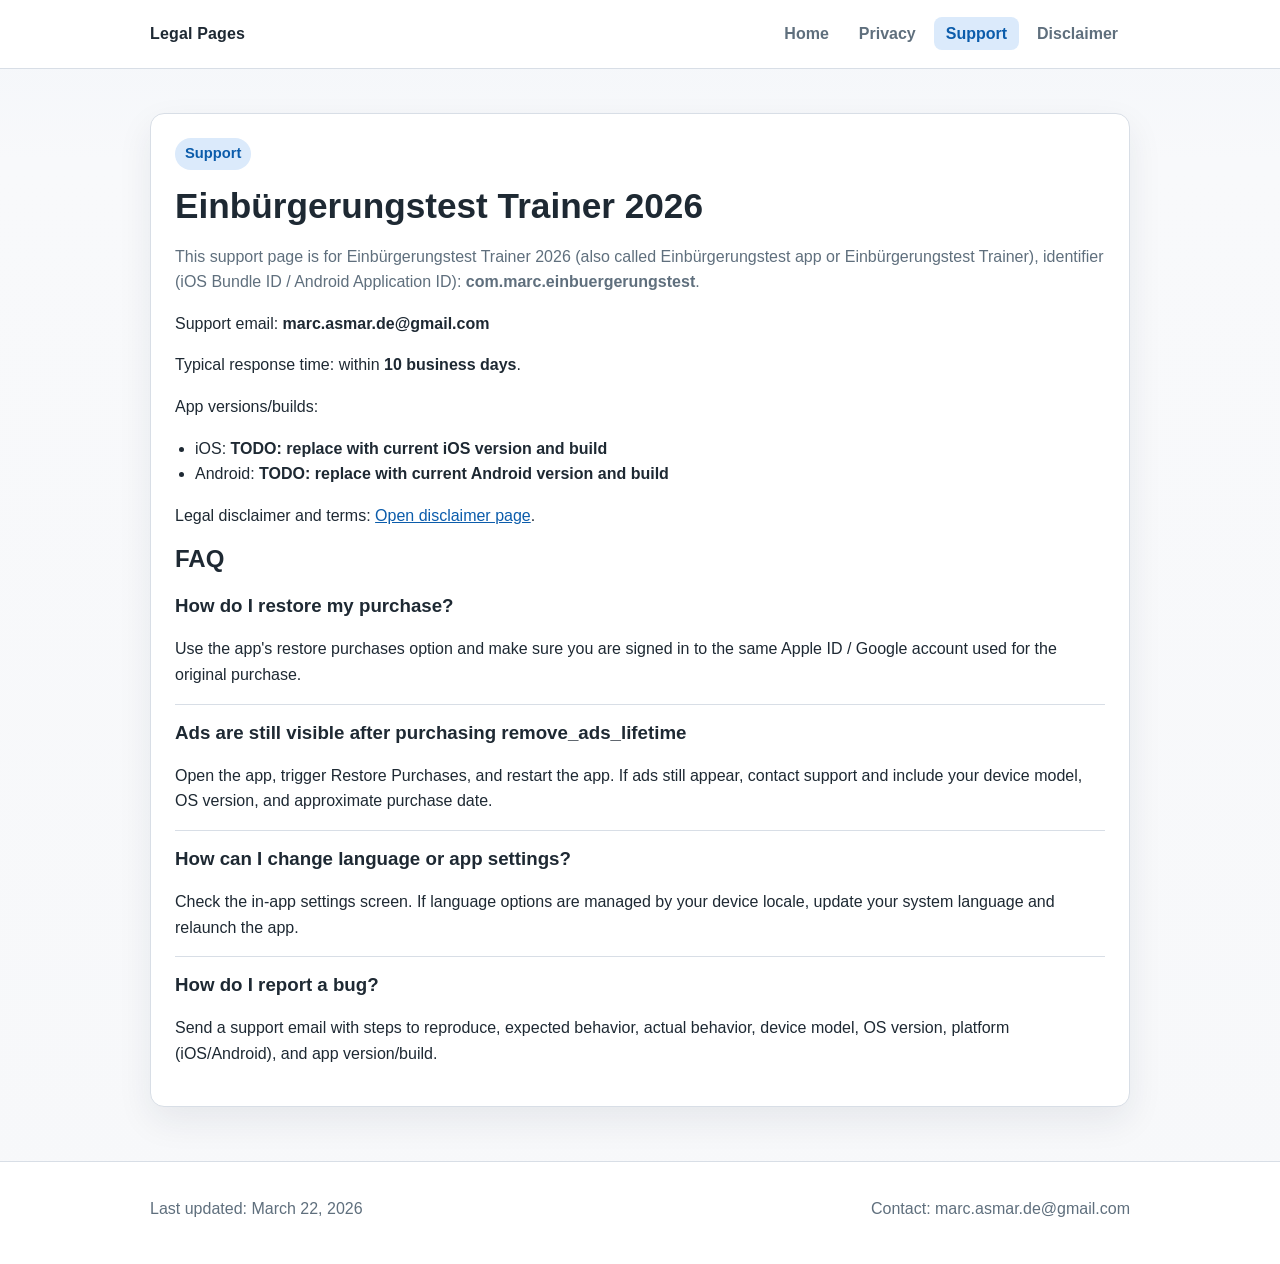
<file: einbuergerungstest/support/index.html>
<!doctype html>
<html lang="en">
  <head>
    <meta charset="UTF-8" />
    <meta name="viewport" content="width=device-width, initial-scale=1.0" />
    <title>Einbürgerungstest Trainer 2026 Support</title>
    <meta
      name="description"
      content="Support and FAQ for Einbürgerungstest Trainer 2026."
    />
    <link rel="stylesheet" href="/styles.css" />
  </head>
  <body>
    <header class="site-header">
      <div class="container nav-wrap">
        <a class="brand" href="/index.html">Legal Pages</a>
        <nav aria-label="Main navigation">
          <ul class="nav-list">
            <li><a href="/index.html">Home</a></li>
            <li><a href="/einbuergerungstest/privacy/">Privacy</a></li>
            <li><a class="active" href="/einbuergerungstest/support/">Support</a></li>
            <li><a href="/einbuergerungstest/disclaimer/">Disclaimer</a></li>
          </ul>
        </nav>
      </div>
    </header>

    <main class="container">
      <section class="content-panel">
        <p class="eyebrow">Support</p>
        <h1>Einbürgerungstest Trainer 2026</h1>
        <p class="muted">
          This support page is for Einbürgerungstest Trainer 2026 (also called
          Einbürgerungstest app or Einbürgerungstest Trainer), identifier (iOS
          Bundle ID / Android Application ID):
          <strong>com.marc.einbuergerungstest</strong>.
        </p>
        <p>
          Support email: <strong>marc.asmar.de@gmail.com</strong>
        </p>
        <p>
          Typical response time: within <strong>10 business days</strong>.
        </p>
        <p>App versions/builds:</p>
        <ul class="list">
          <li>
            iOS: <strong>TODO: replace with current iOS version and build</strong>
          </li>
          <li>
            Android:
            <strong>TODO: replace with current Android version and build</strong>
          </li>
        </ul>
        <p>
          Legal disclaimer and terms:
          <a href="/einbuergerungstest/disclaimer/">Open disclaimer page</a>.
        </p>

        <h2>FAQ</h2>

        <article class="faq-item">
          <h3>How do I restore my purchase?</h3>
          <p>
            Use the app's restore purchases option and make sure you are signed
            in to the same Apple ID / Google account used for the original
            purchase.
          </p>
        </article>

        <article class="faq-item">
          <h3>Ads are still visible after purchasing remove_ads_lifetime</h3>
          <p>
            Open the app, trigger Restore Purchases, and restart the app. If ads
            still appear, contact support and include your device model, OS
            version, and approximate purchase date.
          </p>
        </article>

        <article class="faq-item">
          <h3>How can I change language or app settings?</h3>
          <p>
            Check the in-app settings screen. If language options are managed by
            your device locale, update your system language and relaunch the
            app.
          </p>
        </article>

        <article class="faq-item">
          <h3>How do I report a bug?</h3>
          <p>
            Send a support email with steps to reproduce, expected behavior,
            actual behavior, device model, OS version, platform (iOS/Android),
            and app version/build.
          </p>
        </article>
      </section>
    </main>

    <footer class="site-footer">
      <div class="container footer-wrap">
        <p>Last updated: March 22, 2026</p>
        <p>Contact: marc.asmar.de@gmail.com</p>
      </div>
    </footer>
  </body>
</html>
</file>
<file: styles.css>
:root {
  --bg: #f7f8fa;
  --surface: #ffffff;
  --text: #1e2933;
  --muted: #5f6f7d;
  --accent: #0b5cab;
  --accent-soft: #dbeafb;
  --border: #d8dee6;
  --shadow: 0 14px 35px rgba(23, 42, 58, 0.08);
}

* {
  box-sizing: border-box;
}

body {
  margin: 0;
  font-family: "Source Sans 3", "Segoe UI", "Helvetica Neue", sans-serif;
  color: var(--text);
  background: linear-gradient(180deg, #f3f6fa 0%, #f8f9fb 160px, #f7f8fa 100%);
  line-height: 1.6;
}

a {
  color: var(--accent);
}

.container {
  width: min(980px, 92%);
  margin: 0 auto;
}

.site-header {
  border-bottom: 1px solid var(--border);
  background-color: var(--surface);
  position: sticky;
  top: 0;
  z-index: 10;
}

.nav-wrap {
  display: flex;
  align-items: center;
  justify-content: space-between;
  gap: 16px;
  min-height: 68px;
}

.brand {
  display: inline-flex;
  align-items: center;
  gap: 8px;
  text-decoration: none;
  font-weight: 700;
  color: var(--text);
  letter-spacing: 0.01em;
}

.brand-logo {
  width: 28px;
  height: 28px;
  object-fit: cover;
  border-radius: 6px;
}

.nav-list {
  list-style: none;
  display: flex;
  gap: 6px;
  margin: 0;
  padding: 0;
}

.nav-list a {
  text-decoration: none;
  color: var(--muted);
  padding: 8px 12px;
  border-radius: 8px;
  font-weight: 600;
}

.nav-list a:hover,
.nav-list a:focus-visible {
  background: var(--accent-soft);
  color: var(--accent);
  outline: none;
}

.nav-list a.active {
  color: var(--accent);
  background: var(--accent-soft);
}

main {
  padding: 44px 0 54px;
}

.hero {
  background: var(--surface);
  border: 1px solid var(--border);
  border-radius: 14px;
  padding: 26px;
  box-shadow: var(--shadow);
}

.hero-head {
  display: grid;
  grid-template-columns: minmax(0, 1fr) auto;
  align-items: start;
  column-gap: 24px;
}

.hero-copy {
  min-width: 0;
}

.hero-logo {
  width: 120px;
  height: 120px;
  object-fit: cover;
  border-radius: 22px;
  border: 1px solid var(--border);
  box-shadow: var(--shadow);
  margin-top: 0;
  justify-self: end;
}

.cta-row {
  display: flex;
  flex-wrap: wrap;
  gap: 10px;
  margin-top: 16px;
}

.button {
  display: inline-block;
  text-decoration: none;
  font-weight: 700;
  border-radius: 10px;
  padding: 10px 14px;
  border: 1px solid transparent;
}

.button-content {
  display: inline-flex;
  align-items: center;
  gap: 8px;
}

.store-icon {
  width: 24px;
  height: 24px;
}

.icon-hidden {
  display: none;
}

.button-primary {
  background: var(--accent);
  color: #ffffff;
}

.button-primary:hover,
.button-primary:focus-visible {
  background: #084b8e;
  color: #ffffff;
  outline: none;
}

.button-secondary {
  background: var(--surface);
  color: var(--accent);
  border-color: var(--border);
}

.button-secondary:hover,
.button-secondary:focus-visible {
  background: var(--accent-soft);
  color: var(--accent);
  outline: none;
}

.eyebrow {
  display: inline-block;
  margin: 0;
  color: var(--accent);
  background: var(--accent-soft);
  padding: 4px 10px;
  border-radius: 999px;
  font-weight: 600;
  font-size: 0.92rem;
}

h1,
h2,
h3 {
  line-height: 1.25;
  margin-top: 0;
}

h1 {
  margin: 14px 0 12px;
  font-size: clamp(1.75rem, 3vw, 2.2rem);
}

section + section {
  margin-top: 30px;
}

.card-grid {
  display: grid;
  grid-template-columns: repeat(auto-fit, minmax(240px, 1fr));
  gap: 18px;
}

.card {
  background: var(--surface);
  border: 1px solid var(--border);
  border-radius: 12px;
  padding: 20px;
}

.card-link {
  display: inline-block;
  margin-top: 10px;
  font-weight: 700;
  text-decoration: none;
}

.card-link:hover,
.card-link:focus-visible {
  text-decoration: underline;
}

.app-grid {
  display: grid;
  grid-template-columns: repeat(auto-fit, minmax(300px, 1fr));
  gap: 18px;
}

.app-card {
  background: var(--surface);
  border: 1px solid var(--border);
  border-radius: 14px;
  padding: 22px;
  box-shadow: var(--shadow);
}

.tag-row {
  display: flex;
  gap: 8px;
  flex-wrap: wrap;
  margin-bottom: 10px;
}

.tag {
  display: inline-block;
  margin: 0;
  color: var(--accent);
  background: var(--accent-soft);
  padding: 2px 8px;
  border-radius: 999px;
  font-weight: 600;
  font-size: 0.78rem;
  line-height: 1.25;
}

.doc-list {
  margin: 12px 0 0;
  padding-left: 20px;
}

.doc-list li + li {
  margin-top: 6px;
}

.doc-list a {
  font-weight: 700;
}

.content-panel {
  background: var(--surface);
  border: 1px solid var(--border);
  border-radius: 14px;
  padding: 24px;
  box-shadow: var(--shadow);
}

.landing-grid {
  display: grid;
  grid-template-columns: repeat(auto-fit, minmax(280px, 1fr));
  gap: 18px;
}

.trust-strip {
  display: grid;
  grid-template-columns: repeat(3, minmax(0, 1fr));
  gap: 12px;
}

.trust-item {
  background: var(--surface);
  border: 1px solid var(--border);
  border-radius: 12px;
  padding: 14px 16px;
  box-shadow: var(--shadow);
}

.trust-item h2 {
  font-size: 1.05rem;
  margin: 0 0 4px;
}

.trust-item p {
  margin: 0;
  color: var(--muted);
}

.list {
  padding-left: 20px;
}

.muted {
  color: var(--muted);
}

.legal-note {
  margin-top: 14px;
}

.faq-item + .faq-item {
  margin-top: 16px;
  padding-top: 16px;
  border-top: 1px solid var(--border);
}

.site-footer {
  border-top: 1px solid var(--border);
  background: var(--surface);
}

.mobile-sticky-cta {
  display: none;
}

.cta-hidden {
  display: none !important;
}

.footer-wrap {
  padding: 18px 0 26px;
  color: var(--muted);
  display: flex;
  flex-wrap: wrap;
  gap: 10px 20px;
  justify-content: space-between;
}

@media (max-width: 680px) {
  .nav-wrap {
    flex-direction: column;
    align-items: flex-start;
    padding: 12px 0;
  }

  .nav-list {
    width: 100%;
    gap: 4px;
    justify-content: space-between;
  }

  .nav-list a {
    display: inline-block;
    padding: 8px 10px;
  }

  main {
    padding-top: 28px;
  }

  .hero,
  .content-panel {
    padding: 20px;
  }

  .hero-head {
    grid-template-columns: minmax(0, 1fr) auto;
    column-gap: 14px;
    row-gap: 0;
  }

  .hero-logo {
    width: 78px;
    height: 78px;
    justify-self: end;
  }

  .trust-strip {
    grid-template-columns: 1fr;
    gap: 10px;
  }

  .mobile-sticky-cta {
    position: fixed;
    left: 12px;
    right: 12px;
    bottom: calc(10px + env(safe-area-inset-bottom));
    z-index: 30;
    display: flex;
    align-items: center;
    justify-content: center;
    gap: 8px;
    padding: 12px 14px;
    border-radius: 12px;
    border: 1px solid transparent;
    background: var(--accent);
    color: #ffffff;
    text-decoration: none;
    font-weight: 700;
    box-shadow: var(--shadow);
  }

  .mobile-sticky-cta:hover,
  .mobile-sticky-cta:focus-visible {
    background: #084b8e;
    color: #ffffff;
    outline: none;
  }

  main {
    padding-bottom: 108px;
  }
}
</file>
